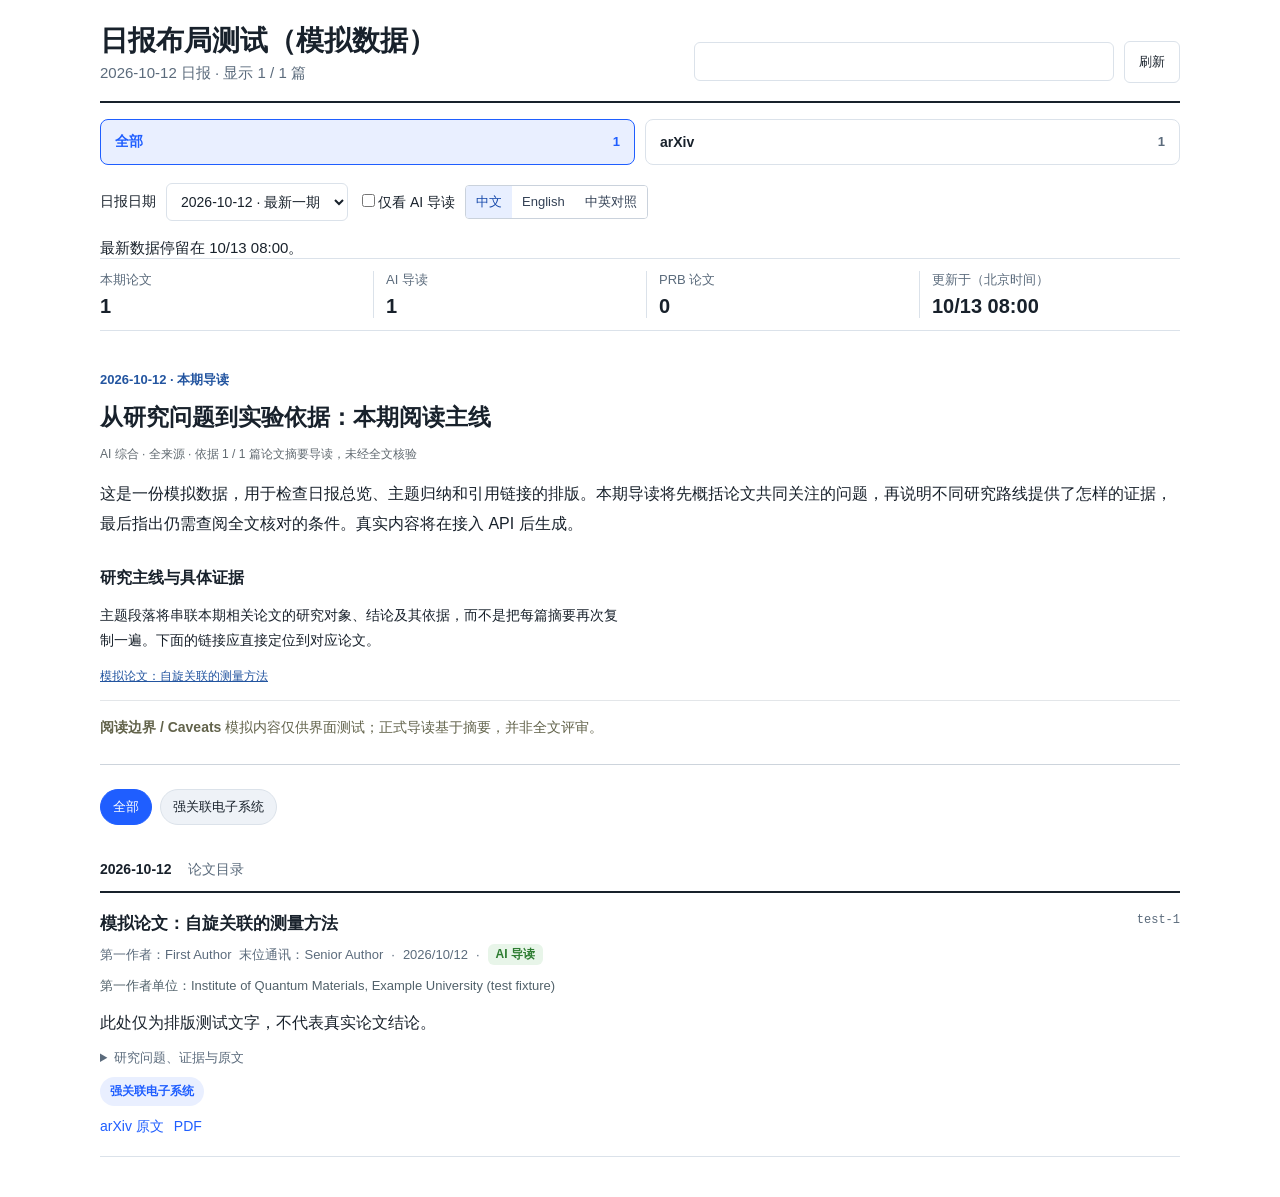
<file: tests/brief-preview.html>
<!doctype html>
<html lang="zh-CN">
<meta charset="utf-8"><meta name="viewport" content="width=device-width,initial-scale=1">
<title>日报布局测试（模拟数据）</title>
<link rel="stylesheet" href="../site/styles.css">
<main class="app">
  <header class="topbar"><div><h1 id="page-title"></h1><p id="page-meta"></p></div><div class="controls"><input id="search" type="search" aria-label="搜索"><button id="refresh">刷新</button></div></header>
  <section id="source-filters" class="source-filters"></section>
  <div class="edition-controls"><label for="edition">日报日期</label><select id="edition"></select><label><input type="checkbox" id="ai-only">仅看 AI 导读</label>
  <div id="guide-language" class="language-switch" role="group" aria-label="导读语言"><button data-language="zh" aria-pressed="true">中文</button><button data-language="en" aria-pressed="false">English</button><button data-language="both" aria-pressed="false">中英对照</button></div></div>
  <div id="data-status" hidden></div><section id="summary" class="summary"></section>
  <section id="daily-brief" class="daily-brief"></section><section id="filters" class="filters"></section><section id="paper-list" class="paper-list"></section>
</main>
<script>
const fixture = {
  site_title: '日报布局测试（模拟数据）', generated_at: '2026-10-13T00:00:00Z', sources: ['arxiv'],
  papers: [{arxiv_id: 'test-1', title: '模拟论文：自旋关联的测量方法', published: '2026-10-12', source: 'arxiv', summary_mode: 'llm-test', abstract_summary_zh: '此处仅为排版测试文字，不代表真实论文结论。', authors: [], categories: ['cond-mat.str-el'], primary_category: 'cond-mat.str-el'}],
  daily_briefs: {'2026-10-12': {status:'ready', covered:1, total:1, headline:'从研究问题到实验依据：本期阅读主线', overview:'这是一份模拟数据，用于检查日报总览、主题归纳和引用链接的排版。本期导读将先概括论文共同关注的问题，再说明不同研究路线提供了怎样的证据，最后指出仍需查阅全文核对的条件。真实内容将在接入 API 后生成。', themes:[{title:'研究主线与具体证据',summary:'主题段落将串联本期相关论文的研究对象、结论及其依据，而不是把每篇摘要再次复制一遍。下面的链接应直接定位到对应论文。',paper_ids:['test-1']}],caveat:'模拟内容仅供界面测试；正式导读基于摘要，并非全文评审。'}}
};
fixture.papers[0].authors = ['First Author', 'Senior Author'];
fixture.papers[0].first_affiliation = 'Institute of Quantum Materials, Example University (test fixture)';
fixture.papers[0].corresponding_author = 'Senior Author';
fixture.papers[0].author_metadata = {corresponding_authors:['Senior Author'], contact_authors:['Senior Author']};
fixture.papers[0].english_guide = {finding:'Mock finding: spin correlations reveal a temperature-dependent response. This text is a layout fixture, not a scientific claim.',question:'How do spin correlations change?',evidence:'Mock scattering data.',method:'Neutron scattering (fixture).',novelty:'Not evaluated.',limitations:'Test fixture only.'};
fixture.daily_briefs['2026-10-12'].english = {headline:'From research questions to experimental evidence',overview:'This is a bilingual layout fixture. The real English edition will be generated after API configuration, without replacing the existing Chinese digest.',themes:[{title:'Research themes and evidence',summary:'Connect the research question, finding and supporting evidence, with references to the corresponding papers.',paper_ids:['test-1']}],caveat:'Layout test only; not a scientific review.'};
window.fetch = async () => ({ok: true, json: async () => fixture});
</script>
<script src="../site/app.js"></script>
</html>
</file>
<file: site/styles.css>
:root {
  color-scheme: light;
  --bg: #f4f6f8;
  --panel: #ffffff;
  --text: #18212b;
  --muted: #5b6b7c;
  --line: #dbe2ea;
  --accent: #1f5eff;
  --accent-soft: #e9efff;
  --chip: #eef2f7;
}

* {
  box-sizing: border-box;
}

body {
  margin: 0;
  font-family: Inter, "Segoe UI", Arial, sans-serif;
  color: var(--text);
  background: #fff;
  font-size: 15px;
}

.app {
  width: min(1080px, calc(100% - 32px));
  margin: 24px auto 40px;
}

.topbar {
  display: flex;
  gap: 16px;
  align-items: end;
  justify-content: space-between;
  margin-bottom: 16px;
  padding-bottom: 18px;
  border-bottom: 2px solid var(--text);
}

h1 {
  margin: 0;
  font-size: 28px;
  line-height: 1.2;
}

#page-meta {
  margin: 6px 0 0;
  color: var(--muted);
}

.controls {
  display: flex;
  gap: 10px;
  align-items: center;
}

input[type="search"] {
  width: min(420px, 52vw);
  padding: 11px 14px;
  border: 1px solid var(--line);
  border-radius: 6px;
  background: var(--panel);
  color: var(--text);
}

button {
  padding: 11px 14px;
  border: 1px solid var(--line);
  border-radius: 6px;
  background: var(--panel);
  color: var(--text);
  cursor: pointer;
}

button:hover {
  border-color: var(--accent);
}

.summary {
  display: grid;
  grid-template-columns: repeat(4, minmax(0, 1fr));
  gap: 12px;
  margin-bottom: 16px;
  padding: 12px 0;
  border-block: 1px solid var(--line);
}

.summary .metric {
  padding: 0 12px;
  border-left: 1px solid var(--line);
}

.summary .metric:first-child { border-left: 0; padding-left: 0; }

.metric .label {
  color: var(--muted);
  font-size: 13px;
  margin-bottom: 6px;
}

.metric .value {
  font-size: 20px;
  font-weight: 700;
}

.source-filters {
  display: grid;
  grid-template-columns: repeat(auto-fit, minmax(100px, 1fr));
  gap: 10px;
  margin-bottom: 12px;
}

.source-chip {
  display: flex;
  align-items: center;
  justify-content: space-between;
  gap: 12px;
  min-height: 46px;
  border-radius: 8px;
  background: var(--panel);
  font-size: 14px;
  font-weight: 700;
}

.source-chip strong {
  color: var(--muted);
  font-size: 13px;
}

.source-chip.active {
  border-color: var(--accent);
  background: var(--accent-soft);
  color: var(--accent);
}

.source-chip.active strong {
  color: var(--accent);
}

.filters {
  display: flex;
  flex-wrap: wrap;
  gap: 8px;
  margin-bottom: 16px;
}

.chip {
  border: 1px solid var(--line);
  background: var(--chip);
  border-radius: 999px;
  padding: 8px 12px;
  font-size: 13px;
  cursor: pointer;
}

.chip.active {
  background: var(--accent);
  border-color: var(--accent);
  color: #fff;
}

.paper-list {
  display: grid;
  grid-template-columns: minmax(0, 1fr);
  gap: 0;
}

.paper {
  min-width: 0;
  background: var(--panel);
  border-bottom: 1px solid var(--line);
  padding: 20px 0;
}

.paper-head {
  display: flex;
  justify-content: space-between;
  gap: 12px;
  align-items: start;
}

.paper-head > div:first-child {
  min-width: 0;
}

.paper-title, .summary-text, .tags, .paper-meta {
  overflow-wrap: anywhere;
}

.data-status {
  margin: 0 0 16px;
  padding: 10px 0;
  color: #854d0e;
  border-block: 1px solid #e5cb83;
  font-size: 14px;
}

.metric-time {
  font-size: 20px;
}

.author-note {
  margin-top: 8px;
  font-size: 12px;
}

.badge-excerpt {
  color: #705200;
}

.paper-title {
  margin: 0 0 8px;
  font-size: 17px;
  line-height: 1.35;
}

.paper-title a {
  color: var(--text);
  text-decoration: none;
}

.paper-title a:hover {
  color: var(--accent);
}

.paper-meta {
  display: flex;
  flex-wrap: wrap;
  gap: 8px;
  color: var(--muted);
  font-size: 13px;
  align-items: center;
}

.paper-id {
  color: var(--muted);
  font-size: 12px;
  font-family: monospace;
  overflow-wrap: anywhere;
  max-width: 180px;
}

.badge-llm {
  background: #e8f5e9;
  color: #2e7d32;
  padding: 2px 8px;
  border-radius: 6px;
  font-size: 12px;
  font-weight: 600;
}

.badge-rule {
  background: #fff3e0;
  color: #e65100;
  padding: 2px 8px;
  border-radius: 6px;
  font-size: 12px;
  font-weight: 600;
}

.section-header {
  color: var(--text);
  padding: 12px 0;
  font-weight: 700;
  font-size: 14px;
  margin-top: 8px;
  border-bottom: 2px solid var(--text);
}

.section-header span { color: var(--muted); font-weight: 400; margin-left: 12px; }

.edition-controls { display: flex; flex-wrap: wrap; align-items: center; gap: 10px; margin: 18px 0; font-size: 14px; }
.edition-controls select { max-width: 100%; min-height: 38px; padding: 7px 10px; border: 1px solid var(--line); border-radius: 6px; background: #fff; color: var(--text); font: inherit; }
.ai-filter { display: inline-flex; align-items: center; gap: 6px; margin-left: auto; min-height: 38px; }
.ai-filter input { accent-color: #16734b; }
.digest-finding { font-size: 16px; line-height: 1.75; margin: 12px 0; overflow-wrap: anywhere; }
.abstract-preview { color: var(--muted); font-size: 14px; line-height: 1.65; margin: 12px 0; overflow-wrap: anywhere; display: -webkit-box; -webkit-line-clamp: 2; -webkit-box-orient: vertical; overflow: hidden; }

.paper-summary {
  display: grid;
  grid-template-columns: minmax(0, 1fr);
  gap: 10px;
  margin: 14px 0;
  line-height: 1.65;
}

.summary-block {
  min-width: 0;
  border-left: 3px solid var(--accent);
  padding: 4px 0 4px 10px;
}

.summary-label {
  color: var(--muted);
  font-size: 13px;
  font-weight: 700;
  margin-bottom: 2px;
}

.summary-text {
  color: var(--text);
  white-space: pre-line;
}

.paper-details {
  margin: 10px 0;
}

.paper-details > summary {
  cursor: pointer;
  color: var(--muted);
  font-size: 13px;
}

.paper-details .summary-block {
  margin-top: 12px;
}

.paper-details[open] { padding: 12px 0; border-block: 1px solid var(--line); }

.summary-text mjx-container, .paper-title mjx-container {
  display: inline-block;
  vertical-align: middle;
  max-width: 100%;
  overflow-x: auto;
  overflow-y: hidden;
}

.tags {
  display: flex;
  flex-wrap: wrap;
  gap: 6px;
}

.tag {
  padding: 6px 10px;
  border-radius: 999px;
  background: #f2f5f8;
  color: var(--muted);
  font-size: 12px;
}

.tag-cat {
  background: var(--accent-soft);
  color: var(--accent);
  font-weight: 600;
}

.summary-block.highlight {
  border-left-color: #10b981;
  background: linear-gradient(90deg, rgba(16,185,129,0.04) 0%, transparent 100%);
}

.paper-actions {
  display: flex;
  flex-wrap: wrap;
  gap: 10px;
  margin-top: 12px;
}

.paper-actions a {
  color: var(--accent);
  text-decoration: none;
  font-size: 14px;
}

.muted {
  color: var(--muted);
}

@media (max-width: 860px) {
  .topbar {
    flex-direction: column;
    align-items: stretch;
  }

  .controls {
    flex-direction: column;
    align-items: stretch;
  }

  input[type="search"] {
    width: 100%;
  }

  .summary {
    grid-template-columns: repeat(2, minmax(0, 1fr));
  }

  .summary .metric:nth-child(3) { border-left: 0; padding-left: 0; }
  .ai-filter { margin-left: 0; }

  .source-filters {
    grid-template-columns: repeat(auto-fit, minmax(100px, 1fr));
  }

  .paper-head {
    flex-direction: column;
  }

  .paper-id {
    max-width: 100%;
  }
}
.daily-brief {
  padding: 24px 0;
  border-bottom: 1px solid #cdd4dc;
  margin-bottom: 24px;
  overflow-wrap: anywhere;
}
.daily-brief[hidden] { display: none; }
.brief-kicker { color: #2355a0; font-size: 13px; font-weight: 600; }
.daily-brief h2 { font-size: 23px; line-height: 1.45; margin: 12px 0; }
.brief-coverage { font-size: 12px; color: #606970; }
.brief-overview { font-size: 16px; line-height: 1.9; }
.brief-themes { display: grid; grid-template-columns: repeat(2, minmax(0, 1fr)); gap: 20px 28px; }
.brief-theme h3 { font-size: 16px; margin: 12px 0 8px; }
.brief-theme p, .brief-caveat { font-size: 14px; line-height: 1.8; }
.brief-references { display: grid; gap: 6px; font-size: 12px; line-height: 1.6; }
.brief-references a { color: #2355a0; }
.brief-caveat { color: #62634b; border-top: 1px solid #e3e6e9; padding-top: 14px; margin-bottom: 0; }
.paper:target { border-left: 3px solid #2355a0; padding-left: 12px; }
@media (max-width: 640px) {
  .brief-themes { grid-template-columns: minmax(0, 1fr); }
  .daily-brief h2 { font-size: 20px; }
}
.language-switch { display: inline-flex; border: 1px solid #cad2dc; border-radius: 4px; overflow: hidden; }
.language-switch button { border: 0; border-radius: 0; background: white; color: #334155; padding: 7px 10px; cursor: pointer; font-size: 13px; }
.language-switch button[aria-pressed="true"] { background: #e8efff; color: #174aab; }
.language-switch button:focus-visible { outline: 2px solid #174aab; outline-offset: -2px; }
.affiliation { font-size: 13px; color: #52626b; line-height: 1.65; margin-top: 10px; overflow-wrap: anywhere; }
.english-finding, .english-edition { border-left: 2px solid #98aca0; padding-left: 14px; }
.english-edition { margin-top: 22px; line-height: 1.8; }
</file>
